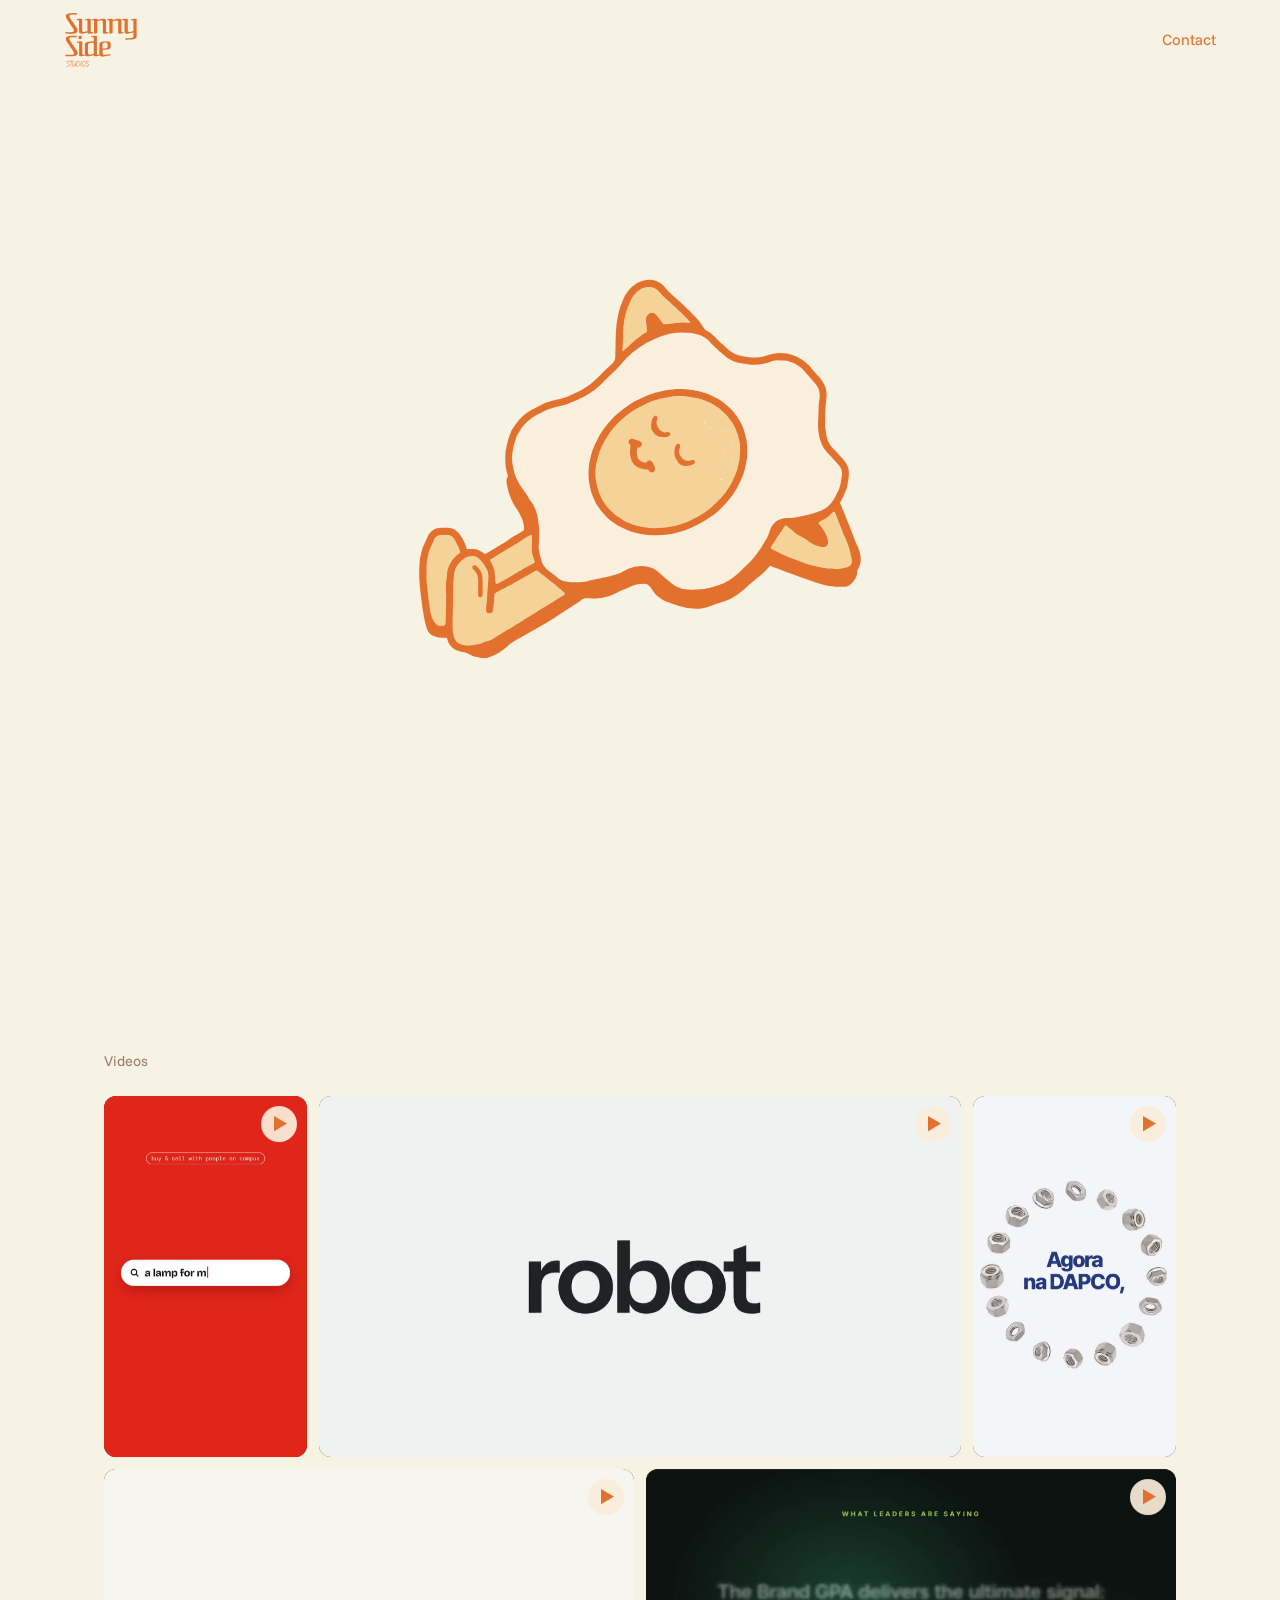
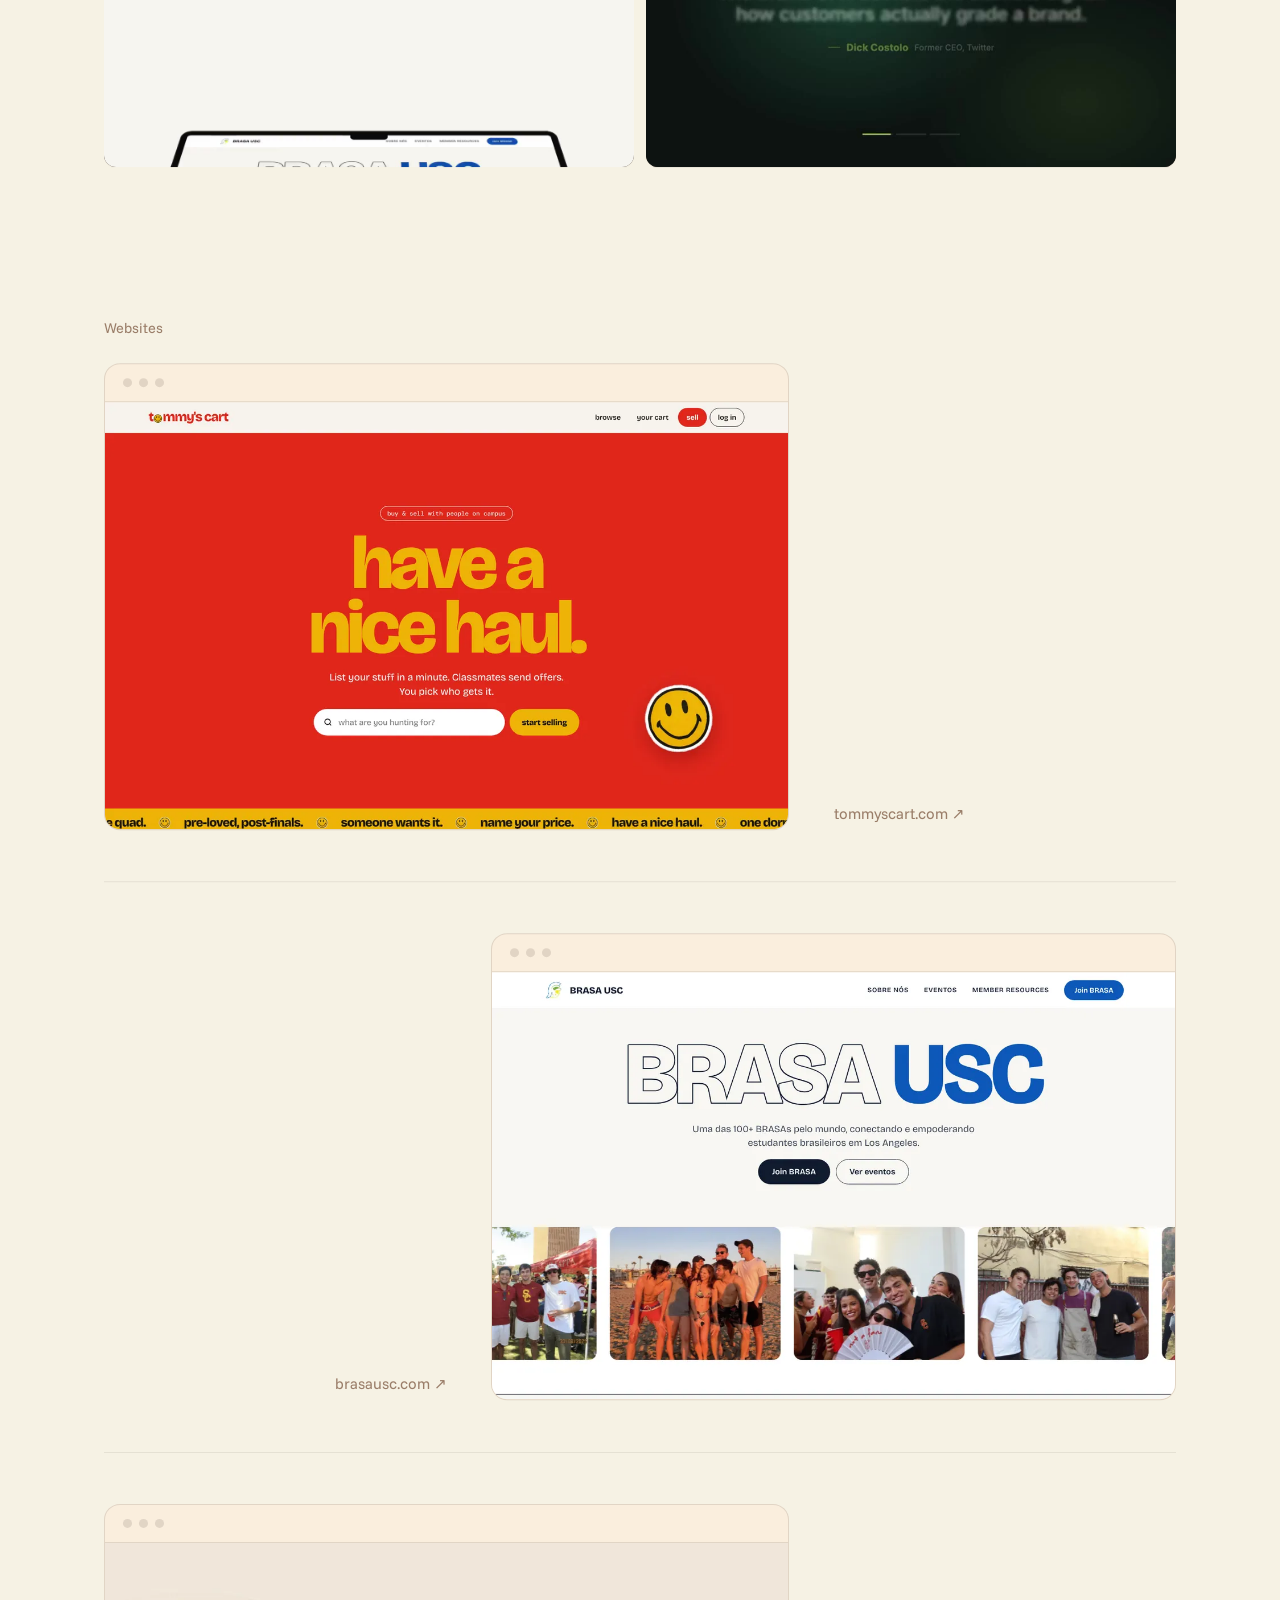
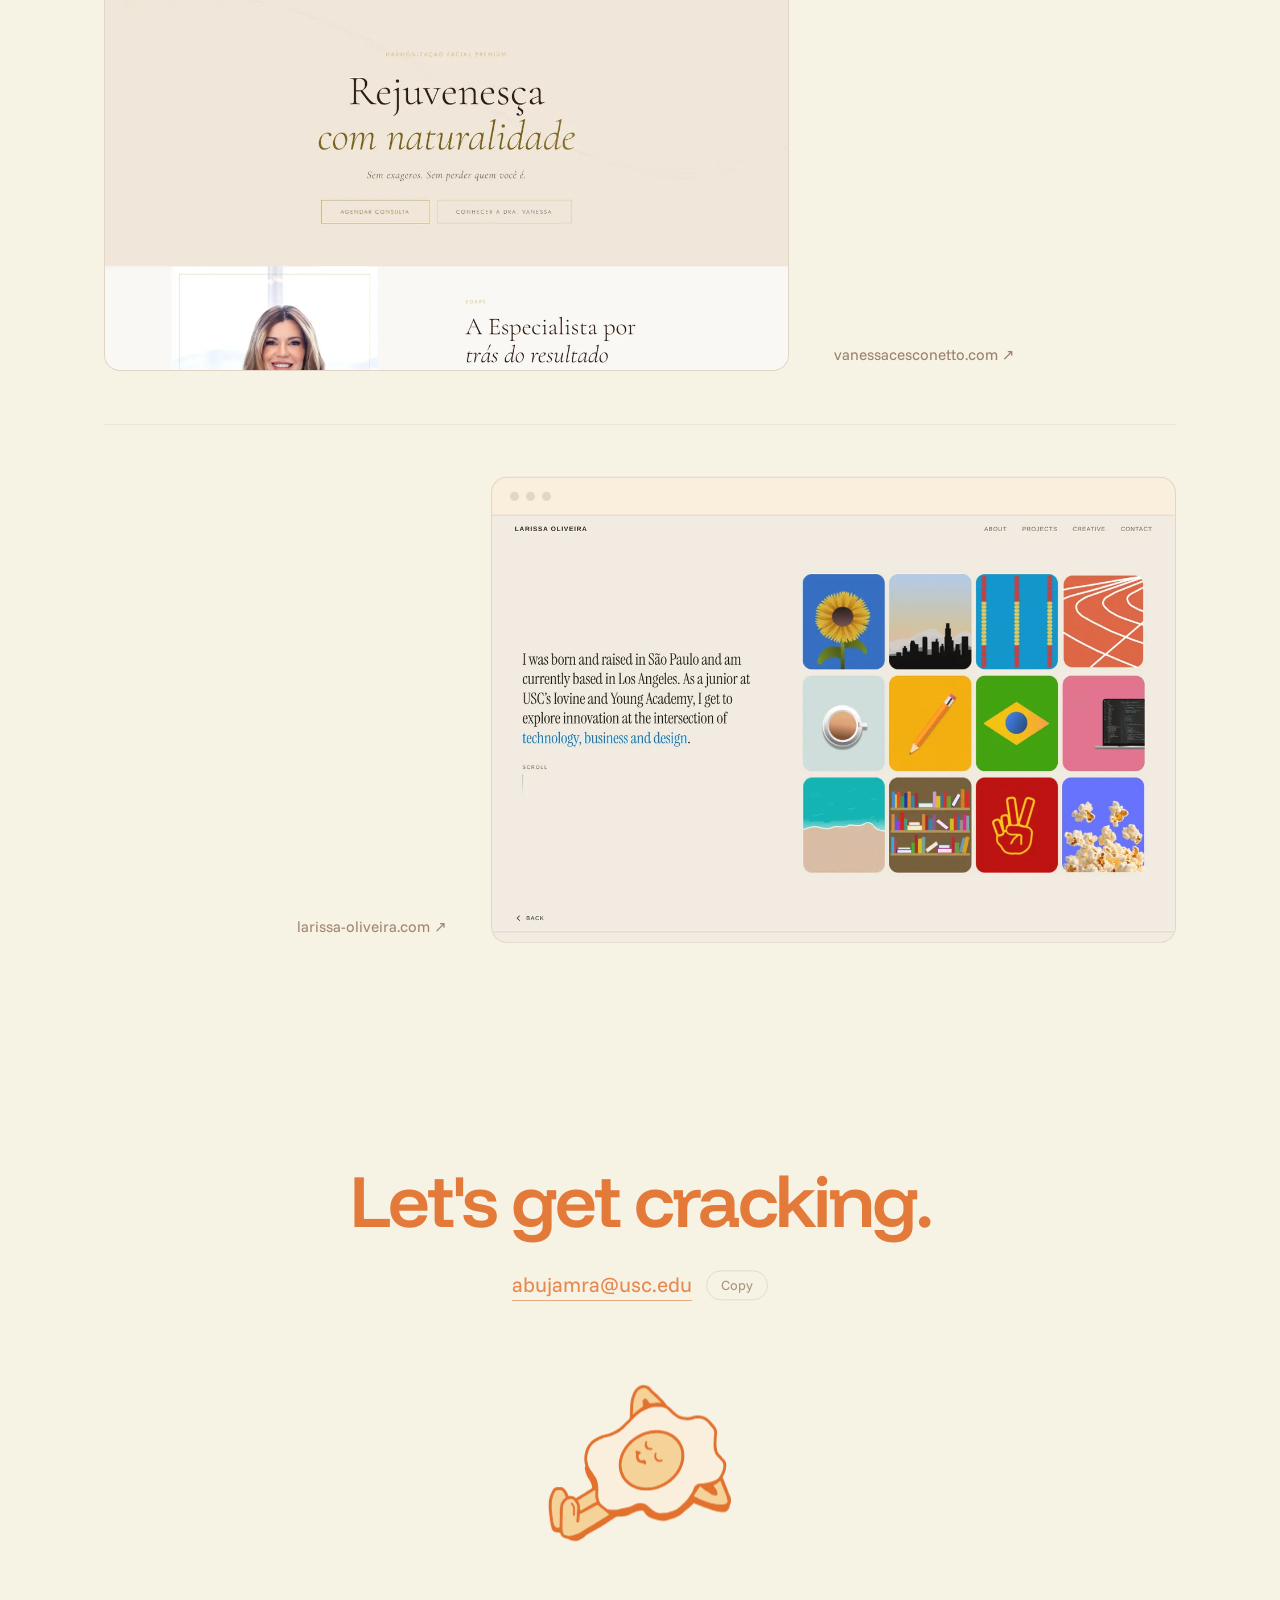
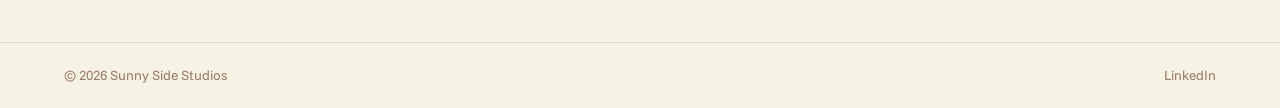
<file: sunnyside/index.html>
<!doctype html>
<html lang="en">
<head>
  <meta charset="utf-8" />
  <meta name="viewport" content="width=device-width, initial-scale=1" />
  <title>Sunny Side Studios</title>
  <meta name="description" content="Websites and short videos by Larissa Oliveira." />
  <meta name="theme-color" content="#f6f2e4" />
  <link rel="icon" type="image/svg+xml" href="/sunnyside/favicon.svg" />
  <meta property="og:title" content="Sunny Side Studios" />
  <meta property="og:description" content="Websites and short videos." />
  <script type="module" crossorigin src="/sunnyside/assets/index-DqEV_h91.js"></script>
  <link rel="stylesheet" crossorigin href="/sunnyside/assets/index-B_EFkGqm.css">
</head>
<body>
  <header class="nav" data-nav>
    <a class="nav-brand" href="#top" aria-label="Sunny Side Studios">
      <span class="nav-word" data-slot="wordmark"></span>
    </a>
    <a class="nav-link" href="#contact">Contact</a>
  </header>

  <main id="top">
    <section class="hero">
      <button class="egg-stage" type="button" data-egg aria-label="Sunny, the egg">
        <span data-slot="egg"></span>
      </button>
      <h1 class="sr-only">Sunny Side Studios: websites and short videos</h1>
    </section>

    <section class="block" id="videos">
      <h2 class="label" data-reveal>Videos</h2>
      <div class="mosaic" data-reveal>
        <div class="mosaic-row row-a">
          <figure class="tile t-tall" tabindex="0" role="button" aria-label="Play Tommy's Cart launch video with sound" data-tile data-name="Tommy's Cart" data-kind="Launch film">
            <video data-video src="/sunnyside/media/tommys-cart-launch.mp4" poster="/sunnyside/media/tommys-cart-launch-poster.jpg" muted loop playsinline preload="metadata" aria-hidden="true"></video>
            <figcaption><span>Tommy's Cart</span><span>Launch film</span></figcaption>
          </figure>
          <figure class="tile t-wide" tabindex="0" role="button" aria-label="Play Northstar Robotics launch video with sound" data-tile data-name="Northstar Robotics" data-kind="Launch film">
            <video data-video src="/sunnyside/media/northstar.mp4" poster="/sunnyside/media/northstar-poster.jpg" muted loop playsinline preload="metadata" aria-hidden="true"></video>
            <figcaption><span>Northstar Robotics</span><span>Launch film</span></figcaption>
          </figure>
          <figure class="tile t-tall" tabindex="0" role="button" aria-label="Play DAPCO promo video with sound" data-tile data-name="DAPCO" data-kind="Promo">
            <video data-video src="/sunnyside/media/dapco.mp4" poster="/sunnyside/media/dapco-poster.jpg" muted loop playsinline preload="metadata" aria-hidden="true"></video>
            <figcaption><span>DAPCO</span><span>Promo</span></figcaption>
          </figure>
        </div>
        <div class="mosaic-row row-b">
          <figure class="tile t-wide" tabindex="0" role="button" aria-label="Play BRASA USC launch video with sound" data-tile data-name="BRASA USC" data-kind="Launch film">
            <video data-video src="/sunnyside/media/brasa-usc.mp4" poster="/sunnyside/media/brasa-usc-poster.jpg" muted loop playsinline preload="metadata" aria-hidden="true"></video>
            <figcaption><span>BRASA USC</span><span>Launch film</span></figcaption>
          </figure>
          <figure class="tile t-wide" tabindex="0" role="button" aria-label="Play The Brand GPA book trailer with sound" data-tile data-name="The Brand GPA" data-kind="Book trailer">
            <video data-video src="/sunnyside/media/brand-gpa.mp4" poster="/sunnyside/media/brand-gpa-poster.jpg" muted loop playsinline preload="metadata" aria-hidden="true"></video>
            <figcaption><span>The Brand GPA</span><span>Book trailer</span></figcaption>
          </figure>
        </div>
      </div>
    </section>

    <section class="block" id="sites">
      <h2 class="label" data-reveal>Websites</h2>
      <div class="sites">
        <a class="site" href="https://tommyscart.com" target="_blank" rel="noopener" data-reveal>
          <div class="browser">
            <div class="bar"><i></i><i></i><i></i></div>
            <div class="view"><img src="/sunnyside/work/tommys-full.webp" alt="tommyscart.com" loading="lazy" /></div>
          </div>
          <div class="caption"><span>tommyscart.com ↗</span></div>
        </a>
        <a class="site" href="https://brasausc.com" target="_blank" rel="noopener" data-reveal>
          <div class="browser">
            <div class="bar"><i></i><i></i><i></i></div>
            <div class="view"><img src="/sunnyside/work/brasa-full.webp" alt="brasausc.com" loading="lazy" /></div>
          </div>
          <div class="caption"><span>brasausc.com ↗</span></div>
        </a>
        <a class="site" href="https://vanessacesconetto.com" target="_blank" rel="noopener" data-reveal>
          <div class="browser">
            <div class="bar"><i></i><i></i><i></i></div>
            <div class="view"><img src="/sunnyside/work/vanessa-full.webp" alt="vanessacesconetto.com" loading="lazy" /></div>
          </div>
          <div class="caption"><span>vanessacesconetto.com ↗</span></div>
        </a>
        <a class="site" href="https://larissa-oliveira.com" target="_blank" rel="noopener" data-reveal>
          <div class="browser">
            <div class="bar"><i></i><i></i><i></i></div>
            <div class="view"><img src="/sunnyside/work/larissa-full.webp" alt="larissa-oliveira.com" loading="lazy" /></div>
          </div>
          <div class="caption"><span>larissa-oliveira.com ↗</span></div>
        </a>
      </div>
    </section>

    <section class="contact" id="contact">
      <h2 class="contact-title" data-reveal>Let's get cracking.</h2>
      <div class="contact-row" data-reveal>
        <a class="mail" href="mailto:abujamra@usc.edu" data-email>abujamra@usc.edu</a>
        <button class="copy" type="button" data-copy>Copy</button>
      </div>
      <div class="peek" aria-hidden="true" data-slot="egg-peek"></div>
    </section>
  </main>

  <footer class="footer">
    <span>© 2026 Sunny Side Studios</span>
    <a href="https://linkedin.com/in/larissa-oliveira2005" target="_blank" rel="noopener">LinkedIn</a>
  </footer>

  <div class="lightbox" data-lightbox hidden>
    <div class="lightbox-backdrop" data-close></div>
    <div class="lightbox-stage" role="dialog" aria-modal="true" aria-label="Video">
      <video class="lightbox-video" playsinline loop></video>
      <p class="lightbox-caption"><span data-lb-name></span><span data-lb-kind></span></p>
    </div>
    <button class="lightbox-close" type="button" data-close aria-label="Close video">
      <svg viewBox="0 0 24 24" aria-hidden="true"><path d="M6 6l12 12M18 6L6 18" /></svg>
    </button>
  </div>

</body>
</html>
</file>
<file: sunnyside/assets/index-B_EFkGqm.css>
@font-face{font-family:Funnel Display;font-style:normal;font-display:swap;font-weight:600;src:url(/sunnyside/assets/funnel-display-latin-ext-600-normal-CA8gsu8B.woff2)format("woff2"),url(/sunnyside/assets/funnel-display-latin-ext-600-normal-BIrMyM1H.woff)format("woff");unicode-range:U+100-2BA,U+2BD-2C5,U+2C7-2CC,U+2CE-2D7,U+2DD-2FF,U+304,U+308,U+329,U+1D00-1DBF,U+1E00-1E9F,U+1EF2-1EFF,U+2020,U+20A0-20AB,U+20AD-20C0,U+2113,U+2C60-2C7F,U+A720-A7FF}@font-face{font-family:Funnel Display;font-style:normal;font-display:swap;font-weight:600;src:url(/sunnyside/assets/funnel-display-latin-600-normal-Mgf2EgkJ.woff2)format("woff2"),url(/sunnyside/assets/funnel-display-latin-600-normal-DTDKxDdc.woff)format("woff");unicode-range:U+??,U+131,U+152-153,U+2BB-2BC,U+2C6,U+2DA,U+2DC,U+304,U+308,U+329,U+2000-206F,U+20AC,U+2122,U+2191,U+2193,U+2212,U+2215,U+FEFF,U+FFFD}@font-face{font-family:Funnel Sans;font-style:normal;font-display:swap;font-weight:400;src:url(/sunnyside/assets/funnel-sans-latin-ext-400-normal-BgdqIIMT.woff2)format("woff2"),url(/sunnyside/assets/funnel-sans-latin-ext-400-normal-Cbx87RSP.woff)format("woff");unicode-range:U+100-2BA,U+2BD-2C5,U+2C7-2CC,U+2CE-2D7,U+2DD-2FF,U+304,U+308,U+329,U+1D00-1DBF,U+1E00-1E9F,U+1EF2-1EFF,U+2020,U+20A0-20AB,U+20AD-20C0,U+2113,U+2C60-2C7F,U+A720-A7FF}@font-face{font-family:Funnel Sans;font-style:normal;font-display:swap;font-weight:400;src:url(/sunnyside/assets/funnel-sans-latin-400-normal-DoUbjnPF.woff2)format("woff2"),url(/sunnyside/assets/funnel-sans-latin-400-normal-lg3X1pA2.woff)format("woff");unicode-range:U+??,U+131,U+152-153,U+2BB-2BC,U+2C6,U+2DA,U+2DC,U+304,U+308,U+329,U+2000-206F,U+20AC,U+2122,U+2191,U+2193,U+2212,U+2215,U+FEFF,U+FFFD}.lenis:not(.lenis-autoToggle).lenis-stopped{overflow:clip}.lenis [data-lenis-prevent],.lenis [data-lenis-prevent-wheel],.lenis [data-lenis-prevent-touch],.lenis [data-lenis-prevent-vertical],.lenis [data-lenis-prevent-horizontal]{overscroll-behavior:contain}.lenis.lenis-smooth iframe{pointer-events:none}.lenis.lenis-autoToggle{transition-behavior:allow-discrete;transition-property:overflow;transition-duration:1ms}:root{--cream:#f6f2e4;--egg-white:#faeedd;--yolk:#f5d298;--orange:#e1712d;--ink:#2f1d12;--muted:#9a7d68;--line:#2f1d121f;--egg-line:var(--orange);--f-display:"Funnel Display", "Avenir Next", system-ui, sans-serif;--f-body:"Funnel Sans", "Avenir Next", system-ui, sans-serif;--gutter:clamp(20px, 5vw, 64px);--max:1200px;--ease:cubic-bezier(.2, .9, .25, 1);--lightningcss-light:initial;--lightningcss-dark: ;color-scheme:light}*,:before,:after{box-sizing:border-box}html{-webkit-text-size-adjust:100%;overflow-x:clip}html.lenis,html.lenis body{height:auto}.lenis.lenis-smooth{scroll-behavior:auto!important}body{background:var(--cream);color:var(--ink);font:400 16px/1.5 var(--f-body);-webkit-font-smoothing:antialiased;margin:0;overflow-x:clip}img,video,svg{max-width:100%;display:block}a{color:inherit;text-decoration:none}::selection{background:var(--yolk)}:focus-visible{outline:2px solid var(--orange);outline-offset:4px;border-radius:4px}.nav{z-index:50;padding:12px var(--gutter);padding-top:max(12px, env(safe-area-inset-top,0px));background:var(--cream);border-bottom:1px solid #0000;justify-content:space-between;align-items:center;transition:border-color .3s;display:flex;position:fixed;inset:0 0 auto}.nav.is-scrolled{border-bottom-color:var(--line)}.nav-word{height:clamp(44px,5vw,56px);color:var(--orange);display:block}.sr-only{clip:rect(0 0 0 0);white-space:nowrap;width:1px;height:1px;position:absolute;overflow:hidden}.nav-word svg{width:auto;height:100%}.nav-link{color:var(--orange);font-size:.95rem;position:relative}.nav-link:after{content:"";transform-origin:100%;height:1px;transition:transform .4s var(--ease);background:currentColor;position:absolute;bottom:-3px;left:0;right:0;transform:scaleX(0)}.nav-link:hover:after{transform-origin:0;transform:scaleX(1)}.hero{min-height:100svh;padding:100px var(--gutter) 60px;text-align:center;flex-direction:column;justify-content:center;align-items:center;gap:clamp(16px,3vh,32px);display:flex}.egg-stage{cursor:pointer;-webkit-tap-highlight-color:transparent;background:0 0;border:0;width:min(64vw,460px);padding:0}.egg-stage svg{width:100%;height:auto;overflow:visible}.egg .egg-body,.egg .egg-yolk,.egg .egg-eye,.egg .egg-smile{transform-box:fill-box}.egg .egg-body{transform-origin:30% 90%}.egg .egg-yolk,.egg .egg-smile{transform-origin:50%}.egg .egg-eye{transform-origin:50% 40%}.egg-stage .egg .egg-eye{animation:5.2s infinite blink}@keyframes blink{0%,92%,to{transform:scaleY(1)}95%{transform:scaleY(.1)}}.block{max-width:var(--max);padding:clamp(80px, 12vw, 160px) var(--gutter) 0;margin:0 auto}.label{font:400 .9rem/1 var(--f-body);color:var(--muted);margin:0 0 28px}.caption{justify-content:space-between;gap:16px;margin-top:14px;font-size:.95rem;display:flex}.caption span:last-child{color:var(--muted)}.mosaic{--g:clamp(6px, .9vw, 12px);gap:var(--g);display:grid}.mosaic-row{gap:var(--g);display:grid}.row-a{grid-template-columns:9fr 28.44fr 9fr}.row-b{grid-template-columns:1fr 1fr}.tile{background:var(--ink);cursor:zoom-in;border-radius:12px;margin:0;position:relative;overflow:hidden}.tile video{object-fit:cover;width:100%;height:100%;transition:transform .8s var(--ease);position:absolute;inset:0}.tile:hover video{transform:scale(1.03)}.t-tall{aspect-ratio:9/16}.t-wide{aspect-ratio:16/9}.tile figcaption{color:var(--egg-white);opacity:0;transition:opacity .35s, transform .35s var(--ease);pointer-events:none;background:linear-gradient(#0000,#1e120a8c);justify-content:space-between;gap:12px;padding:40px 14px 12px;font-size:.85rem;display:flex;position:absolute;bottom:0;left:0;right:0;transform:translateY(6px)}.tile figcaption span:last-child{opacity:.75}.tile:hover figcaption,.tile:focus-visible figcaption{opacity:1;transform:none}@media (hover:none){.tile figcaption{opacity:1;transform:none}}@media (width<=760px){.row-a{grid-template-columns:1fr 1fr}.row-a .t-wide{order:-1;grid-column:1/-1}.row-b{grid-template-columns:1fr}}.lightbox{z-index:100;place-items:center;padding:clamp(16px,4vw,48px);display:grid;position:fixed;inset:0}.lightbox[hidden]{display:none}main,.nav,.footer{transition:filter .5s var(--ease)}.lb-open main,.lb-open .nav,.lb-open .footer{filter:blur(16px)}.lightbox-backdrop{background:#f6f2e473;position:absolute;inset:0}.lightbox-stage{flex-direction:column;align-items:center;gap:14px;max-width:100%;display:flex;position:relative}.lightbox-video{background:var(--ink);cursor:pointer;border-radius:16px;max-width:92vw;height:auto;display:block;box-shadow:0 40px 100px -30px #2f1d1273}.lightbox-caption{gap:14px;margin:0;font-size:.95rem;display:flex}.lightbox-caption span:last-child{color:var(--muted)}.lightbox-close{top:max(16px, env(safe-area-inset-top,0px));right:max(16px, env(safe-area-inset-right,0px));border:1px solid var(--line);background:var(--cream);width:44px;height:44px;color:var(--ink);cursor:pointer;transition:transform .3s var(--ease);border-radius:50%;place-items:center;display:grid;position:absolute}.lightbox-close:hover{transform:rotate(90deg)}.lightbox-close svg{fill:none;stroke:currentColor;stroke-width:1.8px;stroke-linecap:round;width:18px}.sites{grid-template-columns:minmax(0,1fr);display:grid}.site{padding-block:clamp(28px,4vw,52px)}.site:first-child{padding-top:0}.site:last-child{padding-bottom:0}.site+.site{border-top:1px solid #2f1d1214}.site{grid-template-columns:minmax(0,2fr) minmax(0,1fr);align-items:end;gap:clamp(20px,3.5vw,48px);display:grid}.site:nth-child(2n){grid-template-columns:minmax(0,1fr) minmax(0,2fr)}.site:nth-child(2n) .browser{order:2}.site .caption{flex-direction:column;justify-content:flex-end;gap:4px;margin:0;padding-bottom:4px}.site:nth-child(2n) .caption{text-align:right;align-items:flex-end}@media (width<=760px){.site,.site:nth-child(2n){grid-template-columns:minmax(0,1fr);gap:12px}.site:nth-child(2n) .browser{order:0}.site .caption,.site:nth-child(2n) .caption{text-align:left;flex-direction:row;justify-content:space-between;align-items:baseline}}.browser{background:var(--egg-white);border:1px solid var(--line);transition:transform .6s var(--ease);border-radius:12px;overflow:hidden}.site:hover .browser{transform:translateY(-6px)}.browser{border-radius:clamp(10px,1.4vw,16px)}.bar{border-bottom:1px solid var(--line);gap:7px;padding:clamp(10px,1.2vw,14px) clamp(12px,1.4vw,18px);display:flex}.bar i{background:var(--line);border-radius:50%;width:9px;height:9px;transition:background .3s}.site:hover .bar i{background:var(--yolk)}.view{aspect-ratio:16/10;overflow:hidden}.view img{width:100%;height:auto;transition:transform var(--scroll-time,6s) cubic-bezier(.45, 0, .55, 1)}.site.is-previewing .view img,.site:focus-visible .view img{transform:translateY(var(--scroll-to,0))}.caption span:last-child{transition:color .3s}.site:hover .caption span:last-child{color:var(--orange)}.contact{max-width:var(--max);padding:clamp(120px, 18vw, 220px) var(--gutter) clamp(64px, 8vw, 96px);text-align:center;margin:0 auto}.contact-title{color:var(--orange);font:600 clamp(2.2rem, 6vw, 4.6rem)/1 var(--f-display);letter-spacing:-.04em;margin:0}.contact-row{flex-wrap:wrap;justify-content:center;align-items:center;gap:14px;margin-top:28px;display:flex}.mail{color:var(--orange);border-bottom:1px solid;font-size:clamp(1.05rem,2vw,1.3rem)}.copy{border:1px solid var(--line);font:400 .85rem/1 var(--f-body);color:var(--muted);cursor:pointer;background:0 0;border-radius:999px;padding:7px 14px;transition:color .2s,border-color .2s}.copy:hover{color:var(--ink);border-color:var(--ink)}.peek{width:clamp(140px,16vw,190px);margin:clamp(56px,8vw,88px) auto 0}.peek svg{width:100%;height:auto}.footer{padding:22px var(--gutter);border-top:1px solid var(--line);color:var(--muted);justify-content:space-between;gap:16px;font-size:.85rem;display:flex}.footer a:hover{color:var(--orange)}@media (prefers-reduced-motion:reduce){.egg-stage .egg .egg-eye{animation:none}.view img{transition:none}}[id]{scroll-margin-top:90px}.play-badge{z-index:2;width:36px;height:36px;color:var(--orange);transition:transform .45s var(--ease), opacity .3s;pointer-events:none;background:#faeeddeb;border-radius:50%;place-items:center;display:grid;position:absolute;top:10px;right:10px}.play-badge svg{fill:currentColor;width:13px;margin-left:2px}.play-badge:after{content:"";border:2px solid var(--egg-white);opacity:0;border-radius:50%;position:absolute;inset:0}.mosaic.is-hinting .play-badge:after{animation:ripple 1.5s var(--ease) 2 both;animation-delay:calc(var(--i,0) * .14s)}.tile:hover .play-badge{transform:scale(1.15)}@keyframes ripple{0%{opacity:.95;transform:scale(1)}to{opacity:0;transform:scale(2.3)}}.cursor-play{z-index:60;pointer-events:none;width:0;height:0;position:fixed;top:0;left:0}.cursor-play-dot{background:var(--yolk);width:60px;height:60px;color:var(--ink);font:600 .66rem/1 var(--f-body);border-radius:50%;align-content:center;place-items:center;gap:1px;transition:transform .4s cubic-bezier(.34,1.56,.64,1);display:grid;position:absolute;top:-30px;left:-30px;transform:scale(0)}.cursor-play svg{fill:currentColor;width:10px;margin-left:2px}.cursor-play.is-on .cursor-play-dot{transform:scale(1)}@media (hover:hover) and (pointer:fine){.has-cursor .tile{cursor:none}.has-cursor .tile:hover .play-badge{opacity:0}}@media (prefers-reduced-motion:reduce){.mosaic.is-hinting .play-badge:after{animation:none}.cursor-play-dot{transition:none}}
</file>
